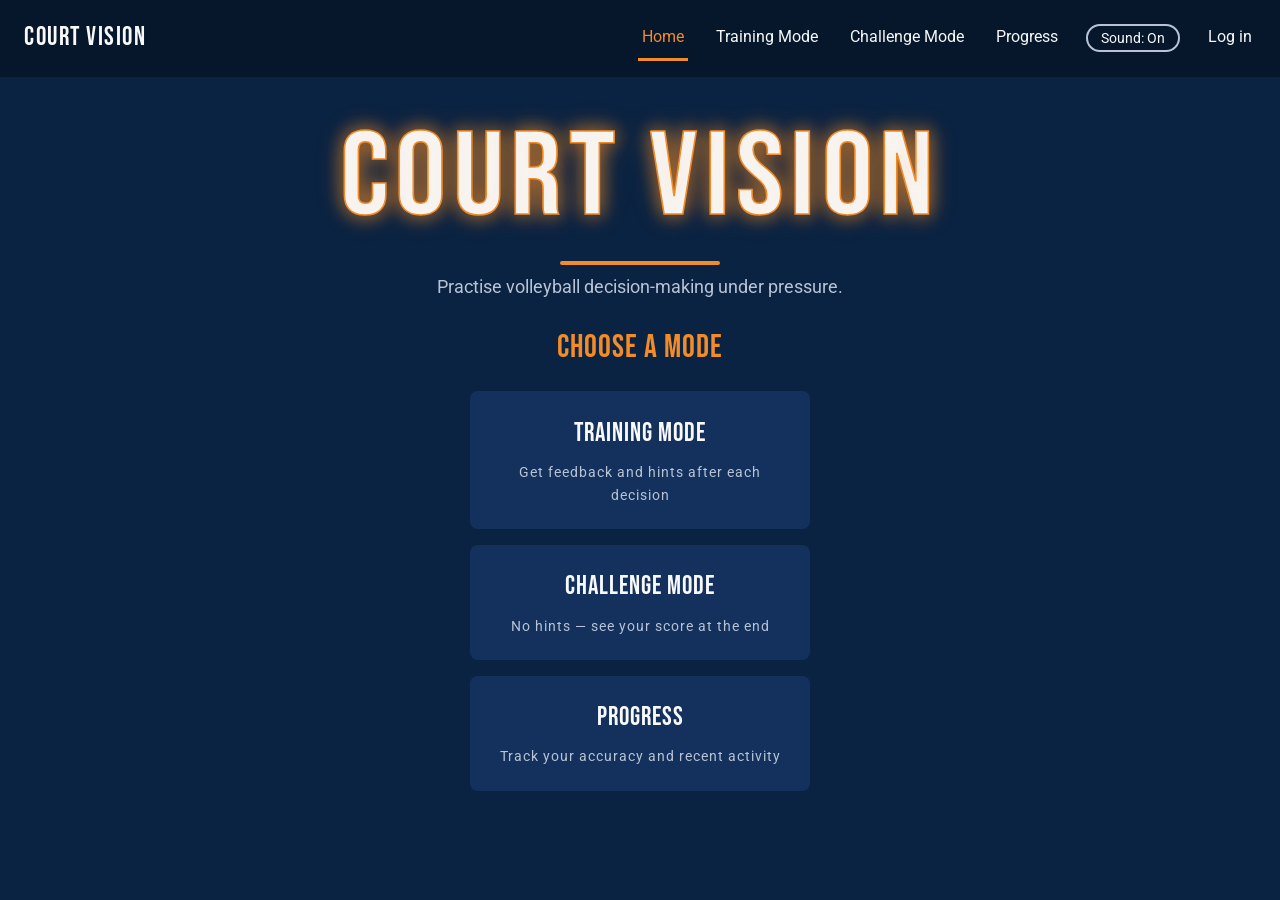
<file: index.html>
<!DOCTYPE html>
<html lang="en">
<head>
  <meta charset="UTF-8">
  <meta name="viewport" content="width=device-width, initial-scale=1">
  <title>Court Vision — Home</title>
  <link rel="preconnect" href="https://fonts.googleapis.com">
  <link rel="preconnect" href="https://fonts.gstatic.com" crossorigin>
  <link href="https://fonts.googleapis.com/css2?family=Bebas+Neue&family=Roboto:wght@400;700&display=swap" rel="stylesheet">
  <link rel="stylesheet" href="css/style.css">
</head>
<body>

  <header class="site-header">
    <span class="site-title">Court Vision</span>
    <nav>
      <a href="index.html" class="active">Home</a>
      <a href="training.html">Training Mode</a>
      <a href="challenge.html">Challenge Mode</a>
      <a href="progress.html">Progress</a>
    </nav>
  </header>

  <main class="container page-content">
    <h1 class="page-title hero-title">
      <svg class="hero-svg" viewBox="0 0 640 130" role="img" aria-label="Court Vision">
        <text x="320" y="105" text-anchor="middle" textLength="600" lengthAdjust="spacingAndGlyphs">COURT VISION</text>
      </svg>
    </h1>
    <p class="subtitle">Practise volleyball decision-making under pressure.</p>

    <h2 class="section-title">Choose a mode</h2>

    <div class="mode-cards">
      <a href="levels.html?mode=training" class="mode-card">
        Training Mode
        <span class="mode-card-desc">Get feedback and hints after each decision</span>
      </a>

      <a href="levels.html?mode=challenge" class="mode-card">
        Challenge Mode
        <span class="mode-card-desc">No hints — see your score at the end</span>
      </a>

      <a href="progress.html" class="mode-card">
        Progress
        <span class="mode-card-desc">Track your accuracy and recent activity</span>
      </a>
    </div>
  </main>

  <script src="js/audio.js"></script>
  <script src="js/auth.js"></script>
  <script src="js/nav.js"></script>
</body>
</html>
</file>
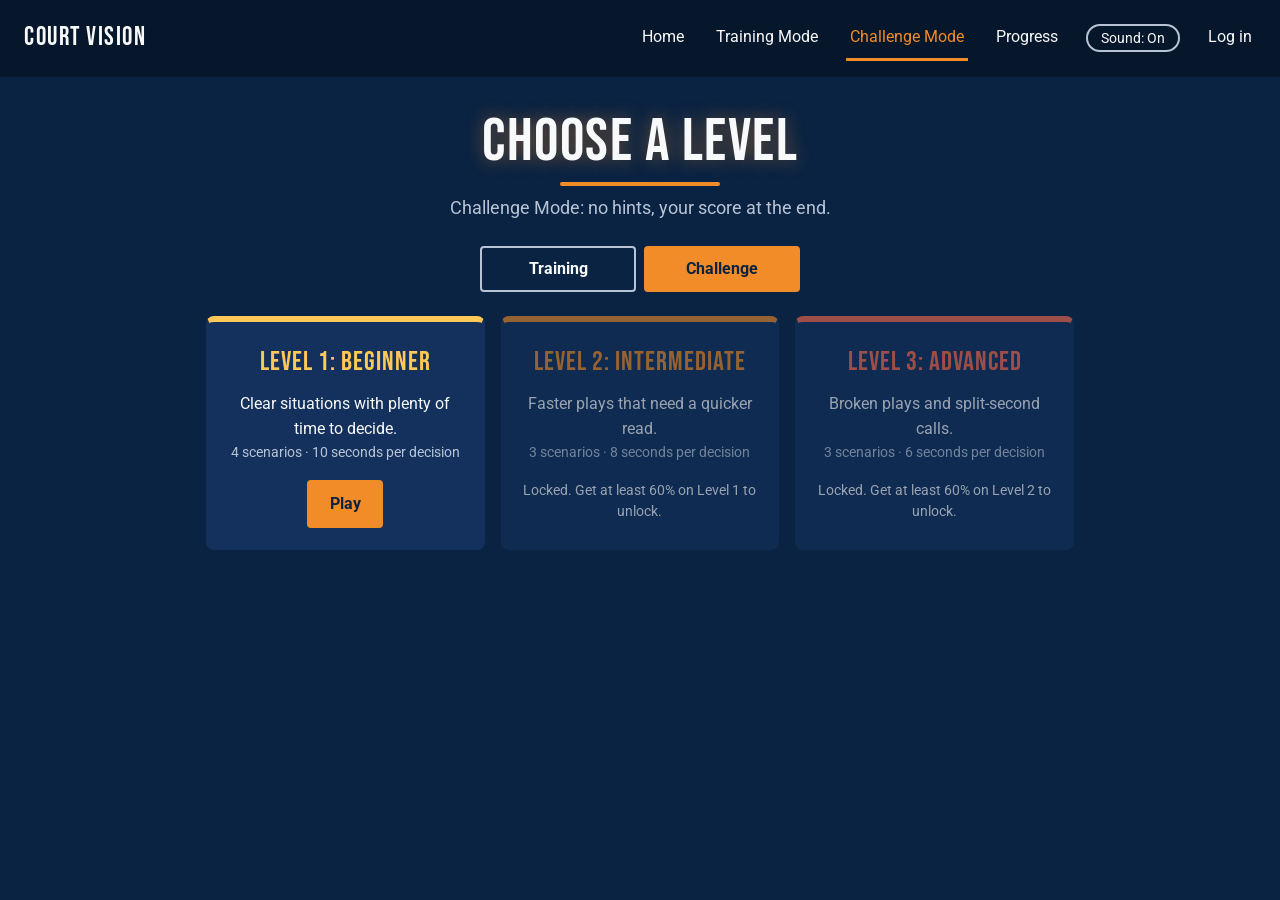
<file: challenge.html>
<!DOCTYPE html>
<html lang="en">
<head>
  <meta charset="UTF-8">
  <meta name="viewport" content="width=device-width, initial-scale=1">
  <title>Court Vision — Challenge Mode</title>
  <link rel="preconnect" href="https://fonts.googleapis.com">
  <link rel="preconnect" href="https://fonts.gstatic.com" crossorigin>
  <link href="https://fonts.googleapis.com/css2?family=Bebas+Neue&family=Roboto:wght@400;700&display=swap" rel="stylesheet">
  <link rel="stylesheet" href="css/style.css">
  <script>if (!/[?&]level=\d/.test(location.search)) location.replace('levels.html?mode=challenge');</script>
</head>
<body>

  <header class="site-header">
    <span class="site-title">Court Vision</span>
    <nav>
      <a href="index.html">Home</a>
      <a href="training.html">Training Mode</a>
      <a href="challenge.html" class="active">Challenge Mode</a>
      <a href="progress.html">Progress</a>
    </nav>
  </header>

  <main class="container page-content">
    <h1 class="page-title">Challenge Mode</h1>
    <p class="subtitle">No hints. Complete every scenario, then see your score.</p>

    <p id="levelBadge" class="level-badge"></p>

    <div id="startPanel" class="start-panel">
      <h2 class="section-title">How it works</h2>
      <ol class="how-list">
        <li>Watch the clip. It pauses at a decision point.</li>
        <li>Pick the best option before the <span id="howSeconds">10</span> second timer runs out.</li>
        <li>You won't see any feedback until the end, when you get your score.</li>
      </ol>
      <button id="startBtn" class="btn">Start Challenge</button>
    </div>

    <h2 id="scenarioCounter" class="section-title hidden"></h2>

    <div id="videoWrap" class="video-wrap">
      <div id="player"></div>
    </div>
    <p id="videoCredit" class="video-credit"></p>
    <p id="playerMessage" class="feedback incorrect hidden"></p>
    <button id="skipBtn" class="btn hidden">Skip this scenario</button>

    <div id="decisionPanel" class="decision-panel hidden">
      <p>Time remaining: <span id="timerDisplay" class="timer">10</span>s</p>
      <div class="timer-bar" aria-hidden="true"><div id="timerFill" class="timer-fill"></div></div>
      <p id="promptDisplay"></p>
      <div id="optionsContainer"></div>
      <button id="replayBtn" class="btn btn-secondary" type="button">Replay last 4 seconds</button>
    </div>

    <div id="resultsPanel" class="hidden">
      <h2 class="section-title">Results</h2>
      <p id="resultsText"></p>
      <a href="levels.html?mode=challenge" class="btn">Choose a level</a>
      <h2 class="section-title">Video credits</h2>
      <ul id="creditsList" class="credits-list"></ul>
    </div>
  </main>

  <script src="js/audio.js"></script>
  <script src="js/auth.js"></script>
  <script src="js/nav.js"></script>
  <script src="js/grade.js"></script>
  <script src="js/scenarios.js"></script>
  <script src="js/progress-tracker.js"></script>
  <script src="js/timer-bar.js"></script>
  <script src="js/yt-player.js"></script>
  <script src="js/challenge.js"></script>
</body>
</html>
</file>
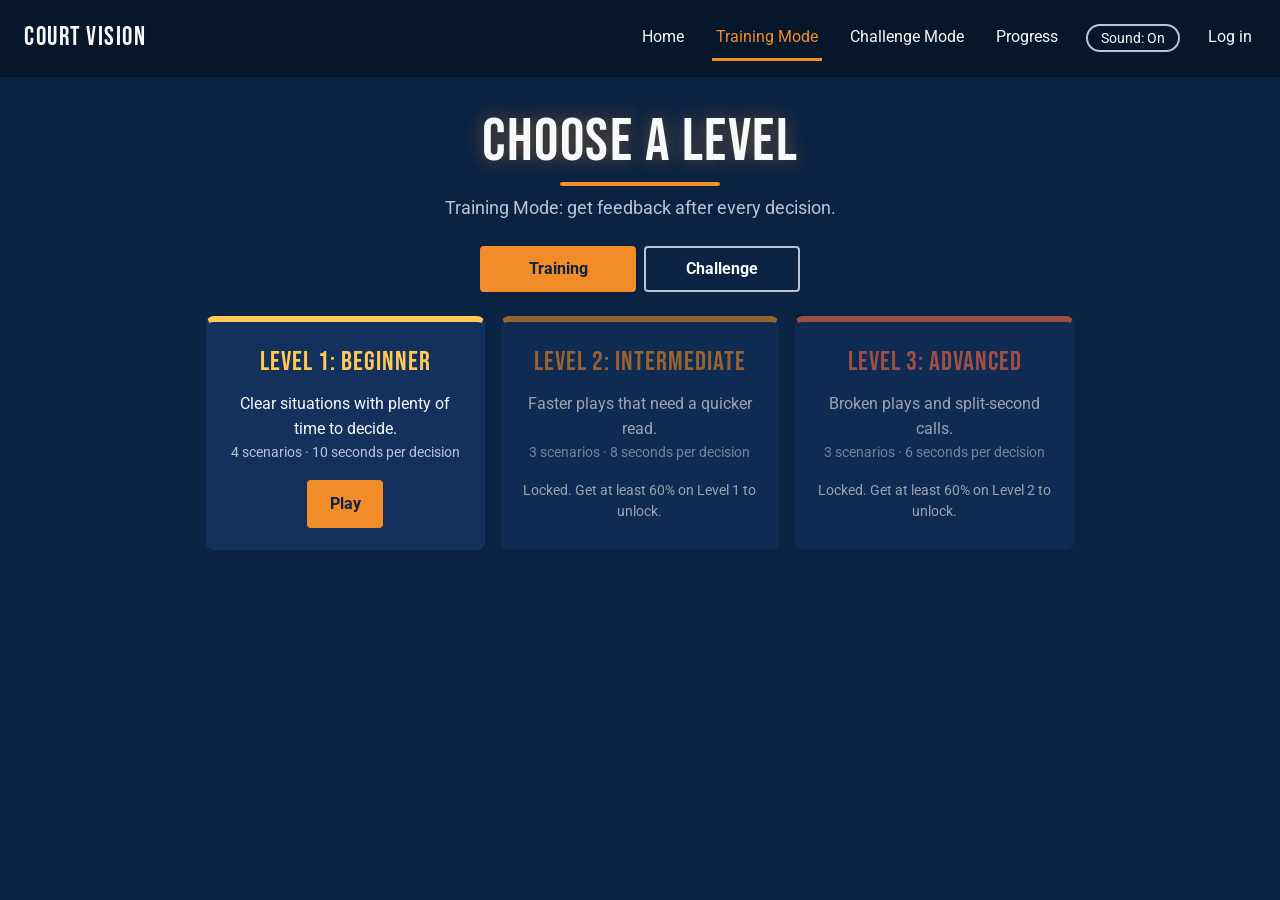
<file: levels.html>
<!DOCTYPE html>
<html lang="en">
<head>
  <meta charset="UTF-8">
  <meta name="viewport" content="width=device-width, initial-scale=1">
  <title>Court Vision — Choose a Level</title>
  <link rel="preconnect" href="https://fonts.googleapis.com">
  <link rel="preconnect" href="https://fonts.gstatic.com" crossorigin>
  <link href="https://fonts.googleapis.com/css2?family=Bebas+Neue&family=Roboto:wght@400;700&display=swap" rel="stylesheet">
  <link rel="stylesheet" href="css/style.css">
</head>
<body>

  <header class="site-header">
    <span class="site-title">Court Vision</span>
    <nav>
      <a href="index.html">Home</a>
      <a href="training.html">Training Mode</a>
      <a href="challenge.html">Challenge Mode</a>
      <a href="progress.html">Progress</a>
    </nav>
  </header>

  <main class="container page-content">
    <h1 class="page-title">Choose a Level</h1>
    <p id="modeText" class="subtitle"></p>

    <div class="mode-switch">
      <a id="modeTraining" href="levels.html?mode=training" class="auth-tab">Training</a>
      <a id="modeChallenge" href="levels.html?mode=challenge" class="auth-tab">Challenge</a>
    </div>

    <div id="levelGrid" class="level-grid"></div>
  </main>

  <script src="js/audio.js"></script>
  <script src="js/auth.js"></script>
  <script src="js/nav.js"></script>
  <script src="js/scenarios.js"></script>
  <script src="js/progress-tracker.js"></script>
  <script src="js/levels.js"></script>
</body>
</html>
</file>
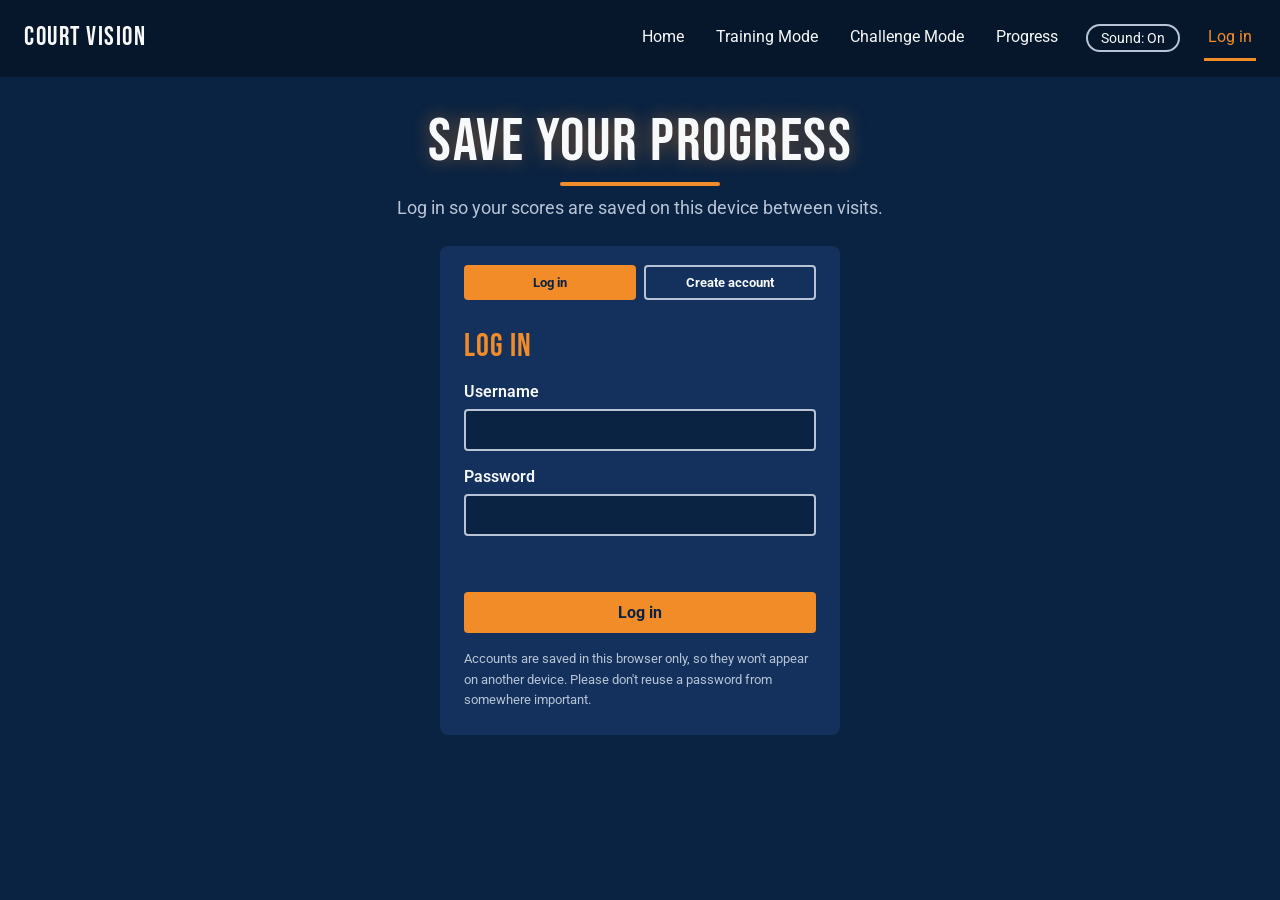
<file: login.html>
<!DOCTYPE html>
<html lang="en">
<head>
  <meta charset="UTF-8">
  <meta name="viewport" content="width=device-width, initial-scale=1">
  <title>Court Vision — Log in</title>
  <link rel="preconnect" href="https://fonts.googleapis.com">
  <link rel="preconnect" href="https://fonts.gstatic.com" crossorigin>
  <link href="https://fonts.googleapis.com/css2?family=Bebas+Neue&family=Roboto:wght@400;700&display=swap" rel="stylesheet">
  <link rel="stylesheet" href="css/style.css">
</head>
<body>

  <header class="site-header">
    <span class="site-title">Court Vision</span>
    <nav>
      <a href="index.html">Home</a>
      <a href="training.html">Training Mode</a>
      <a href="challenge.html">Challenge Mode</a>
      <a href="progress.html">Progress</a>
    </nav>
  </header>

  <main class="container page-content">
    <h1 class="page-title">Save Your Progress</h1>
    <p class="subtitle">Log in so your scores are saved on this device between visits.</p>

    <div class="auth-box">
      <div id="authTabs" class="auth-tabs" role="tablist">
        <button id="tabLogin" class="auth-tab active" type="button" role="tab" aria-selected="true">Log in</button>
        <button id="tabRegister" class="auth-tab" type="button" role="tab" aria-selected="false">Create account</button>
      </div>

      <h2 id="authTitle" class="section-title">Log in</h2>

      <form id="authForm">
        <label for="username">Username</label>
        <input id="username" type="text" autocomplete="username" required maxlength="20">

        <label for="password">Password</label>
        <input id="password" type="password" autocomplete="current-password" required>

        <p id="authMessage" class="feedback incorrect" role="alert"></p>
        <button id="authSubmit" class="btn" type="submit">Log in</button>
      </form>

      <div id="loggedInPanel" class="hidden">
        <p>You're logged in as <strong id="loggedInName"></strong>. Your progress is being saved.</p>
        <a href="training.html" class="btn">Start training</a>
      </div>

      <p class="auth-note">Accounts are saved in this browser only, so they won't appear on another device. Please don't reuse a password from somewhere important.</p>
    </div>
  </main>

  <script src="js/audio.js"></script>
  <script src="js/auth.js"></script>
  <script src="js/nav.js"></script>
  <script src="js/login.js"></script>
</body>
</html>
</file>
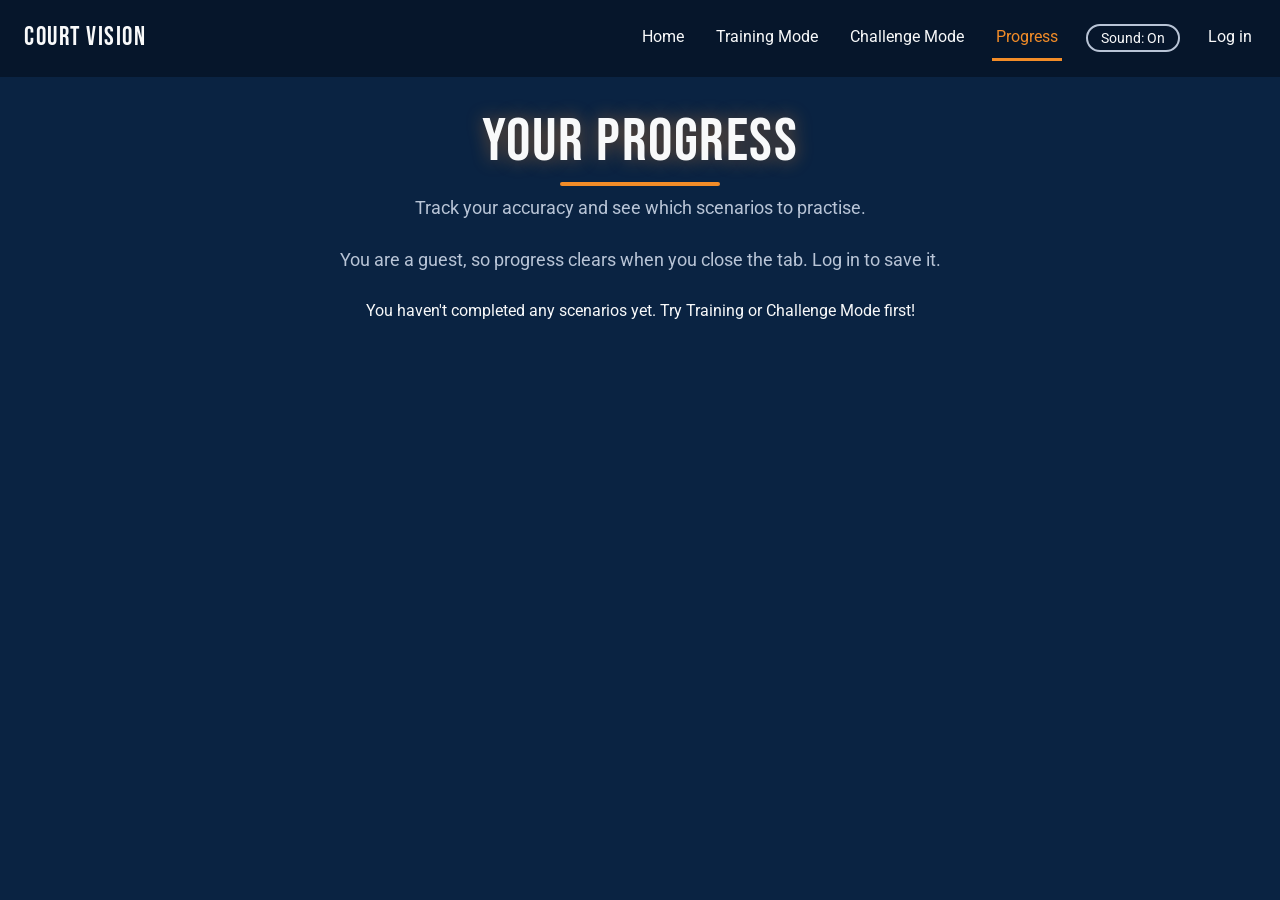
<file: progress.html>
<!DOCTYPE html>
<html lang="en">
<head>
  <meta charset="UTF-8">
  <meta name="viewport" content="width=device-width, initial-scale=1">
  <title>Court Vision — Progress</title>
  <link rel="preconnect" href="https://fonts.googleapis.com">
  <link rel="preconnect" href="https://fonts.gstatic.com" crossorigin>
  <link href="https://fonts.googleapis.com/css2?family=Bebas+Neue&family=Roboto:wght@400;700&display=swap" rel="stylesheet">
  <link rel="stylesheet" href="css/style.css">
</head>
<body>

  <header class="site-header">
    <span class="site-title">Court Vision</span>
    <nav>
      <a href="index.html">Home</a>
      <a href="training.html">Training Mode</a>
      <a href="challenge.html">Challenge Mode</a>
      <a href="progress.html" class="active">Progress</a>
    </nav>
  </header>

  <main class="container page-content">
    <h1 class="page-title">Your Progress</h1>
    <p class="subtitle">Track your accuracy and see which scenarios to practise.</p>

    <p id="accountNote" class="subtitle"></p>

    <p id="emptyState" class="hidden">You haven't completed any scenarios yet. Try Training or Challenge Mode first!</p>

    <div id="statsWrapper">
      <h2 class="section-title">Overview</h2>
      <div class="stat-grid">
        <div class="stat-card"><div class="stat-value" id="accuracyDisplay">0%</div><div class="stat-label">Accuracy</div></div>
        <div class="stat-card"><div class="stat-value" id="completedDisplay">0</div><div class="stat-label">Scenarios completed</div></div>
        <div class="stat-card"><div class="stat-value" id="levelDisplay">Beginner</div><div class="stat-label">Current level</div></div>
        <div class="stat-card"><div class="stat-value" id="bestDisplay">—</div><div class="stat-label">Best Challenge score</div></div>
      </div>
      <div class="bar" aria-hidden="true"><div class="bar-fill" id="accuracyBar"></div></div>

      <h2 class="section-title">By mode</h2>
      <table class="data-table">
        <thead><tr><th>Mode</th><th>Attempted</th><th>Accuracy</th></tr></thead>
        <tbody id="modeBody"></tbody>
      </table>

      <h2 class="section-title">Levels</h2>
      <table class="data-table">
        <thead><tr><th>Level</th><th>Best run</th><th>Status</th></tr></thead>
        <tbody id="levelBody"></tbody>
      </table>

      <h2 class="section-title">By scenario (weakest first)</h2>
      <table class="data-table">
        <thead><tr><th>Scenario</th><th>Attempted</th><th>Accuracy</th></tr></thead>
        <tbody id="scenarioBody"></tbody>
      </table>

      <h2 class="section-title">Recent activity</h2>
      <ul id="activityList" class="activity-list"></ul>

      <button id="resetBtn" class="btn btn-secondary">Reset progress</button>
    </div>
  </main>

  <script src="js/audio.js"></script>
  <script src="js/auth.js"></script>
  <script src="js/nav.js"></script>
  <script src="js/scenarios.js"></script>
  <script src="js/progress-tracker.js"></script>
  <script src="js/progress.js"></script>
</body>
</html>
</file>
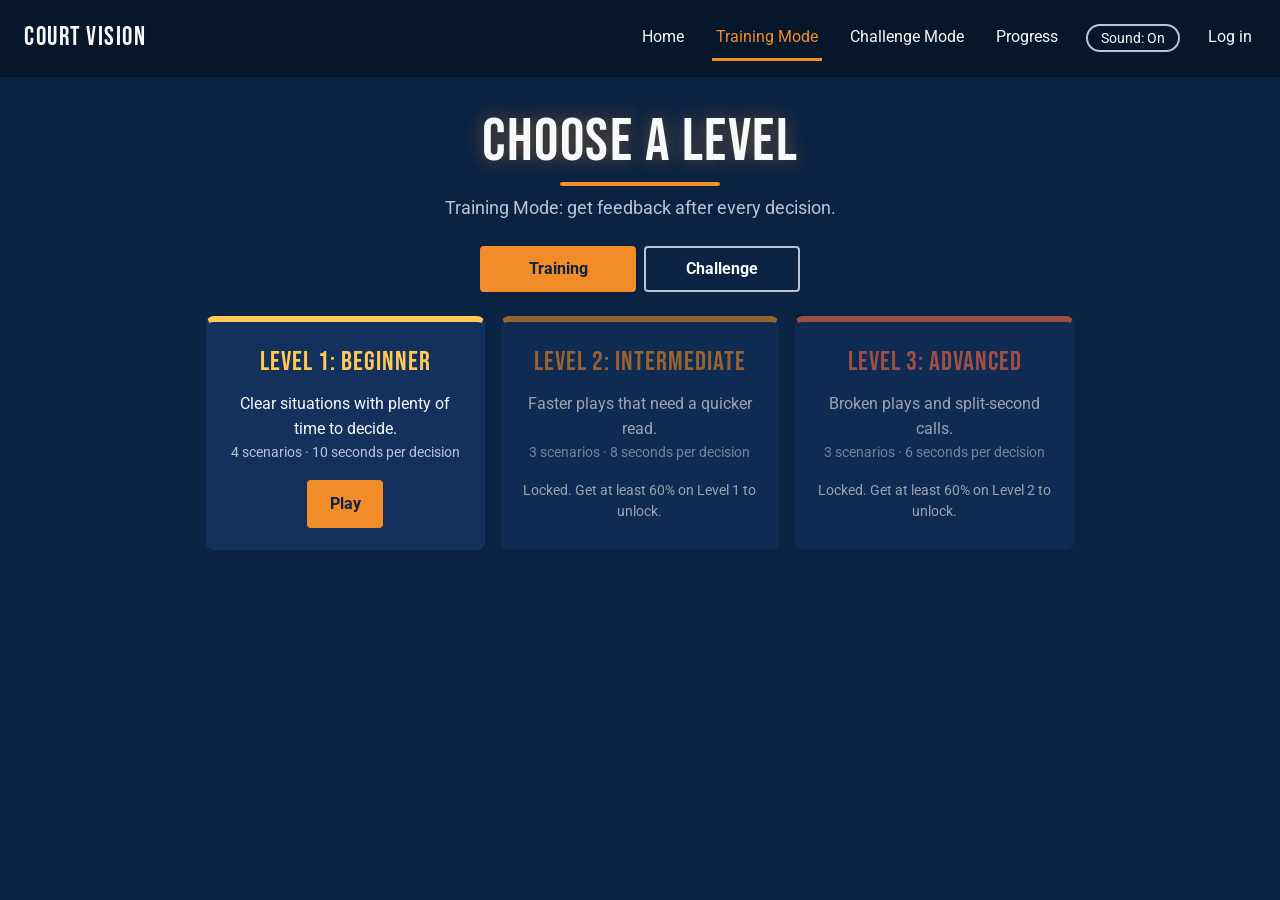
<file: training.html>
<!DOCTYPE html>
<html lang="en">
<head>
  <meta charset="UTF-8">
  <meta name="viewport" content="width=device-width, initial-scale=1">
  <title>Court Vision — Training Mode</title>
  <link rel="preconnect" href="https://fonts.googleapis.com">
  <link rel="preconnect" href="https://fonts.gstatic.com" crossorigin>
  <link href="https://fonts.googleapis.com/css2?family=Bebas+Neue&family=Roboto:wght@400;700&display=swap" rel="stylesheet">
  <link rel="stylesheet" href="css/style.css">
  <script>if (!/[?&]level=\d/.test(location.search)) location.replace('levels.html?mode=training');</script>
</head>
<body>

  <header class="site-header">
    <span class="site-title">Court Vision</span>
    <nav>
      <a href="index.html">Home</a>
      <a href="training.html" class="active">Training Mode</a>
      <a href="challenge.html">Challenge Mode</a>
      <a href="progress.html">Progress</a>
    </nav>
  </header>

  <main class="container page-content">
    <h1 class="page-title">Training Mode</h1>
    <p class="subtitle">Watch a scenario, then choose what happens next.</p>

    <p id="levelBadge" class="level-badge"></p>

    <div id="startPanel" class="start-panel">
      <h2 class="section-title">How it works</h2>
      <ol class="how-list">
        <li>Watch the clip. It pauses at a decision point.</li>
        <li>Pick the best option before the <span id="howSeconds">10</span> second timer runs out.</li>
        <li>You'll see feedback, then the play carries on to show what happened.</li>
      </ol>
      <button id="startBtn" class="btn">Start Training</button>
    </div>

    <h2 id="scenarioCounter" class="section-title hidden"></h2>

    <div id="videoWrap" class="video-wrap">
      <div id="player"></div>
    </div>
    <p id="videoCredit" class="video-credit"></p>
    <p id="playerMessage" class="feedback incorrect hidden"></p>
    <button id="skipBtn" class="btn hidden">Skip this scenario</button>

    <div id="decisionPanel" class="decision-panel hidden">
      <p>Time remaining: <span id="timerDisplay" class="timer">10</span>s</p>
      <div class="timer-bar" aria-hidden="true"><div id="timerFill" class="timer-fill"></div></div>
      <p id="promptDisplay"></p>
      <div id="optionsContainer"></div>
      <button id="replayBtn" class="btn btn-secondary" type="button">Replay last 4 seconds</button>
    </div>

    <p id="feedbackDisplay" class="feedback"></p>

    <button id="nextBtn" class="btn hidden">Next Scenario</button>

    <div id="completePanel" class="hidden">
      <h2 class="section-title">Training Complete!</h2>
      <p id="completeText"></p>
      <a href="levels.html?mode=training" class="btn">Choose a level</a>
      <h2 class="section-title">Video credits</h2>
      <ul id="creditsList" class="credits-list"></ul>
    </div>
  </main>

  <script src="js/audio.js"></script>
  <script src="js/auth.js"></script>
  <script src="js/nav.js"></script>
  <script src="js/grade.js"></script>
  <script src="js/scenarios.js"></script>
  <script src="js/progress-tracker.js"></script>
  <script src="js/timer-bar.js"></script>
  <script src="js/yt-player.js"></script>
  <script src="js/main.js"></script>
</body>
</html>
</file>
<file: css/style.css>
/* Court Vision — styles (Sprint 2 / MMP)
   Colour: dark theme chosen from Colour trial B, using the Design doc palette
   Navy #0A2342 | Volleyball Orange #F28C28 | Off White #F8F9FA
   Fonts: Bebas Neue (titles/headers) + Roboto (body text), as chosen in the MMP trialling table
   To change the theme or fonts, edit the variables in :root only.
*/

:root {
  --bg: #0A2342;          /* page background (navy) */
  --bg-dark: #06162B;     /* header */
  --card: #13315C;        /* cards and panels */
  --text: #F8F9FA;        /* off white */
  --muted: #B8C4D6;       /* credits, small print */
  --accent: #F28C28;      /* volleyball orange */
  --on-accent: #0A2342;   /* text on orange buttons */
  --ok: #5FD38D;          /* correct */
  --bad: #FF8A80;         /* incorrect */

  --font-heading: 'Bebas Neue', Impact, Arial, sans-serif;
  --font-body: 'Roboto', Arial, Helvetica, sans-serif;
}

* {
  box-sizing: border-box;
  margin: 0;
  padding: 0;
}

body {
  font-family: var(--font-body);
  font-size: 1rem;
  background: var(--bg);
  color: var(--text);
  line-height: 1.6;
}

a {
  color: inherit;
  text-decoration: none;
}

:focus-visible {
  outline: 3px solid var(--accent);
  outline-offset: 2px;
}

.container {
  max-width: 900px;
  margin: 0 auto;
  padding: 1rem;
}

.page-content {
  padding: 2rem 1rem;
  text-align: center;
}

.hidden {
  display: none;
}

/* ---------- Buttons ---------- */

.btn {
  display: inline-block;
  background: var(--accent);
  color: var(--on-accent);
  font-family: var(--font-body);
  font-size: 1rem;
  font-weight: 700;
  padding: 0.7rem 1.4rem;
  border: none;
  border-radius: 4px;
  cursor: pointer;
  margin-top: 1rem;
}

.btn:hover {
  opacity: 0.88;
}

.btn:disabled {
  opacity: 0.6;
  cursor: not-allowed;
}

.btn-secondary {
  background: transparent;
  color: var(--text);
  border: 2px solid var(--muted);
}

/* ---------- Header / navigation (horizontal top bar) ---------- */

header.site-header {
  background: var(--bg-dark);
  color: var(--text);
  display: flex;
  align-items: center;
  justify-content: space-between;
  padding: 1rem 1.5rem;
  flex-wrap: wrap;
  gap: 0.5rem;
}

header.site-header .site-title {
  font-family: var(--font-heading);
  font-size: 1.6rem;
  font-weight: 400;
  letter-spacing: 1.5px;
}

header.site-header nav {
  display: flex;
  align-items: center;
  gap: 1.5rem;
  flex-wrap: wrap;
}

header.site-header nav a {
  color: var(--text);
  padding: 0.5rem 0.25rem;
  border-bottom: 3px solid transparent;
}

header.site-header nav a.active,
header.site-header nav a:hover {
  border-bottom: 3px solid var(--accent);
  color: var(--accent);
}

.sound-toggle {
  background: transparent;
  color: var(--text);
  border: 2px solid var(--muted);
  border-radius: 999px;
  font-family: var(--font-body);
  font-size: 0.85rem;
  padding: 0.25rem 0.8rem;
  cursor: pointer;
}

.sound-toggle:hover {
  border-color: var(--accent);
  color: var(--accent);
}

/* ---------- Titles / Headers / Text ---------- */

h1.page-title {
  font-family: var(--font-heading);
  font-size: clamp(2.4rem, 6vw, 3.8rem);
  font-weight: 400;
  letter-spacing: 1.5px;
  line-height: 1.1;
  text-shadow: 0 0 18px rgba(242, 140, 40, 0.45);
  animation: title-in 0.7s ease-out both;
  margin-bottom: 0.5rem;
}

h2.section-title {
  font-family: var(--font-heading);
  font-size: clamp(1.5rem, 4vw, 2rem);
  font-weight: 400;
  letter-spacing: 1px;
  line-height: 1.2;
  margin: 1.75rem 0 0.6rem;
  color: var(--accent);
}

p.subtitle {
  font-size: 1.1rem;
  color: var(--muted);
  margin-bottom: 1.5rem;
}

/* ---------- Home page mode cards ---------- */

.mode-cards {
  display: flex;
  flex-direction: column;
  gap: 1rem;
  align-items: center;
  margin-top: 1.5rem;
}

.mode-card {
  display: block;
  width: 100%;
  max-width: 340px;
  background: var(--card);
  color: var(--text);
  padding: 1.2rem;
  border-radius: 8px;
  text-align: center;
  font-family: var(--font-heading);
  font-weight: 400;
  font-size: 1.6rem;
  letter-spacing: 1px;
  border: 3px solid transparent;
}

.mode-card:hover {
  border-color: var(--accent);
  color: var(--accent);
}

.mode-card .mode-card-desc {
  display: block;
  font-family: var(--font-body);
  font-weight: 400;
  font-size: 0.9rem;
  margin-top: 0.4rem;
  color: var(--muted);
}

/* ---------- Video player, start panel, credits ---------- */

.video-wrap {
  width: 100%;
  max-width: 860px;
  aspect-ratio: 16 / 9;
  position: relative;
  margin: 0 auto;
  background: #000;
  border-radius: 6px;
  overflow: hidden;
}

.video-wrap iframe {
  width: 100%;
  height: 100%;
  border: 0;
}

.video-credit {
  font-size: 0.95rem;
  color: var(--muted);
  margin-top: 0.4rem;
}

.start-panel {
  max-width: 520px;
  margin: 0 auto 1.5rem;
  text-align: left;
  background: var(--card);
  padding: 1.2rem 1.5rem 1.5rem;
  border-radius: 8px;
}

.start-panel .section-title {
  text-align: center;
  margin-top: 0.3rem;
}

.how-list {
  margin: 0.5rem 0 1rem 1.4rem;
}

.start-panel .btn {
  display: block;
  margin: 0.5rem auto 0;
}

.credits-list {
  list-style: none;
  font-size: 0.9rem;
  color: var(--muted);
}

/* ---------- Core Mechanics: decision panel, timer, feedback ---------- */

.decision-panel {
  margin-top: 1rem;
}

.timer {
  font-family: var(--font-heading);
  font-weight: 400;
  font-size: 1.4rem;
}

.timer.urgent {
  color: var(--bad);
}

.decision-btn {
  background: var(--accent);
  color: var(--on-accent);
  font-family: var(--font-body);
  font-size: 1rem;
  font-weight: 700;
  border: none;
  padding: 0.75rem 1.2rem;
  margin: 0.3rem;
  border-radius: 4px;
  cursor: pointer;
}

.decision-btn:hover {
  opacity: 0.88;
}

.feedback {
  margin-top: 1rem;
  font-weight: 700;
  min-height: 1.5rem;
}

.feedback.correct {
  color: var(--ok);
}

.feedback.incorrect {
  color: var(--bad);
}

/* ---------- Score / Data: progress page ---------- */

.stat-grid {
  display: grid;
  grid-template-columns: repeat(auto-fit, minmax(150px, 1fr));
  gap: 1rem;
  margin: 1rem 0;
}

.stat-card {
  background: var(--card);
  border-radius: 8px;
  padding: 1rem;
}

.stat-value {
  font-family: var(--font-heading);
  font-size: 2.4rem;
  font-weight: 400;
  color: var(--accent);
}

.stat-label {
  font-size: 0.85rem;
  color: var(--muted);
}

.bar {
  background: var(--card);
  border-radius: 999px;
  height: 14px;
  overflow: hidden;
  max-width: 500px;
  margin: 0.5rem auto 0;
}

.bar-fill {
  background: var(--accent);
  height: 100%;
  width: 0;
}

.data-table {
  width: 100%;
  max-width: 640px;
  margin: 0.5rem auto 0;
  border-collapse: collapse;
  text-align: left;
  font-size: 0.95rem;
}

.data-table th,
.data-table td {
  padding: 0.5rem 0.75rem;
  border-bottom: 1px solid var(--card);
}

.data-table th {
  color: var(--muted);
  font-weight: 600;
}

.activity-list {
  list-style: none;
  max-width: 640px;
  margin: 0.5rem auto 0;
  text-align: left;
}

.activity-list li {
  background: var(--card);
  border-radius: 6px;
  padding: 0.5rem 0.9rem;
  margin-bottom: 0.4rem;
}

@media (max-width: 600px) {
  header.site-header { flex-direction: column; align-items: flex-start; }
}

/* ---------- Timer bar (Core Mechanics) ---------- */

.timer-bar {
  background: var(--card);
  border-radius: 999px;
  height: 14px;
  overflow: hidden;
  max-width: 500px;
  margin: 0.5rem auto 1rem;
}

.timer-fill {
  background: var(--accent);
  height: 100%;
  width: 100%;
}

.timer-fill.urgent {
  background: var(--bad);
}

/* ---------- Login / account ---------- */

.account-name {
  color: var(--muted);
  font-size: 0.9rem;
}

.auth-box {
  max-width: 400px;
  margin: 0 auto;
  background: var(--card);
  border-radius: 8px;
  padding: 1.2rem 1.5rem 1.5rem;
  text-align: left;
}

.auth-tabs {
  display: flex;
  gap: 0.5rem;
}

.auth-tab {
  flex: 1;
  background: transparent;
  color: var(--text);
  border: 2px solid var(--muted);
  border-radius: 4px;
  padding: 0.5rem;
  font-family: var(--font-body);
  font-weight: 700;
  cursor: pointer;
}

.auth-tab.active {
  background: var(--accent);
  border-color: var(--accent);
  color: var(--on-accent);
}

.auth-box label {
  display: block;
  font-weight: 600;
  margin-top: 0.8rem;
}

.auth-box input {
  width: 100%;
  padding: 0.6rem;
  margin-top: 0.25rem;
  border: 2px solid var(--muted);
  border-radius: 4px;
  background: var(--bg);
  color: var(--text);
  font-family: var(--font-body);
  font-size: 1rem;
}

.auth-box .btn {
  width: 100%;
  text-align: center;
}

.auth-note {
  font-size: 0.8rem;
  color: var(--muted);
  margin-top: 1rem;
}

/* ---------- Navigation (MAP): skip link + hamburger on narrow screens ---------- */

.skip-link {
  position: absolute;
  left: -999px;
  top: 0;
  background: var(--accent);
  color: var(--on-accent);
  padding: 0.6rem 1rem;
  font-weight: 700;
  z-index: 100;
}

.skip-link:focus {
  left: 0;
}

.nav-toggle {
  display: none;
  background: transparent;
  border: 2px solid var(--muted);
  border-radius: 4px;
  width: 44px;
  height: 40px;
  padding: 8px;
  cursor: pointer;
  flex-direction: column;
  justify-content: space-between;
}

.nav-toggle span {
  display: block;
  height: 3px;
  background: var(--text);
  border-radius: 2px;
}

@media (max-width: 700px) {
  header.site-header {
    flex-direction: row;
    align-items: center;
    flex-wrap: wrap;
  }

  .nav-toggle {
    display: flex;
  }

  header.site-header nav {
    display: none;
    width: 100%;
    flex-direction: column;
    align-items: flex-start;
    gap: 0.25rem;
    padding-top: 0.75rem;
  }

  header.site-header.nav-open nav {
    display: flex;
  }

  header.site-header nav a {
    width: 100%;
    padding: 0.6rem 0.25rem;
  }
}

/* ---------- Levels ---------- */

.level-badge {
  display: inline-block;
  background: var(--card);
  color: var(--accent);
  font-weight: 700;
  padding: 0.3rem 0.9rem;
  border-radius: 999px;
  margin-bottom: 1rem;
}

.mode-switch {
  display: flex;
  gap: 0.5rem;
  max-width: 320px;
  margin: 0 auto 1.5rem;
}

.mode-switch .auth-tab {
  text-align: center;
}

.level-grid {
  display: grid;
  grid-template-columns: repeat(auto-fit, minmax(240px, 1fr));
  gap: 1rem;
}

.level-card {
  background: var(--card);
  border-radius: 8px;
  padding: 1.2rem;
  border: 3px solid transparent;
}

.level-card:hover:not(.locked) {
  border-color: var(--accent);
}

.level-card.locked {
  opacity: 0.6;
}

.level-title {
  font-family: var(--font-heading);
  font-size: 1.7rem;
  font-weight: 400;
  letter-spacing: 1px;
  color: var(--accent);
  margin-bottom: 0.4rem;
}

.level-meta {
  font-size: 0.85rem;
  color: var(--muted);
}

.lock-note {
  font-size: 0.85rem;
  margin-top: 1rem;
}

/* ---------- Video effects (MAP): slow motion badge + decision glow ---------- */

.video-wrap.slowmo::after {
  content: 'SLOW MOTION';
  position: absolute;
  top: 10px;
  left: 10px;
  background: var(--accent);
  color: var(--on-accent);
  font-family: var(--font-heading);
  letter-spacing: 1px;
  font-size: 1.1rem;
  padding: 0.1rem 0.7rem;
  border-radius: 4px;
  pointer-events: none;
  animation: pulse 0.8s ease-in-out infinite alternate;
}

.video-wrap.at-decision {
  outline: 3px solid var(--accent);
  box-shadow: 0 0 28px rgba(242, 140, 40, 0.55);
}

@keyframes pulse {
  from { opacity: 1; }
  to   { opacity: 0.55; }
}

@media (prefers-reduced-motion: reduce) {
  .video-wrap.slowmo::after { animation: none; }
}

/* ====================================================
   MAP — Colour: level colours and cinematic video grade
   Heat scale gold -> orange -> red-orange for rising difficulty.
   Contrast on navy: 10.2, 6.4, 5.6 (all pass 4.5:1).
   ==================================================== */

:root {
  --level-1: #FFC857;
  --level-2: #F28C28;
  --level-3: #FF6B4A;
}

.level-card[data-level="1"], .level-badge[data-level="1"] { --lvl: var(--level-1); }
.level-card[data-level="2"], .level-badge[data-level="2"] { --lvl: var(--level-2); }
.level-card[data-level="3"], .level-badge[data-level="3"] { --lvl: var(--level-3); }

.level-card {
  border-top: 6px solid var(--lvl, var(--accent));
}

.level-card .level-title,
.level-badge[data-level] {
  color: var(--lvl, var(--accent));
}

.level-badge[data-level] {
  border: 2px solid var(--lvl, var(--accent));
}

/* Cinematic grade: richer contrast and colour, a warm/cool tint and a vignette.
   Applied with CSS because the footage is embedded from YouTube and cannot be
   edited. Harder levels are graded a little cooler and darker. */

.video-wrap iframe {
  filter: contrast(1.08) saturate(1.15) brightness(0.97);
}

.video-wrap[data-level="2"] iframe {
  filter: contrast(1.1) saturate(1.12) brightness(0.96);
}

.video-wrap[data-level="3"] iframe {
  filter: contrast(1.14) saturate(1.05) brightness(0.93) hue-rotate(-4deg);
}

.video-wrap::before {
  content: '';
  position: absolute;
  inset: 0;
  z-index: 2;
  pointer-events: none;
  background:
    radial-gradient(ellipse at center, transparent 55%, rgba(6, 22, 43, 0.55) 100%),
    linear-gradient(135deg, rgba(242, 140, 40, 0.10), rgba(10, 35, 66, 0.12));
}

.video-wrap.slowmo::after {
  z-index: 3;
}

/* Viewer chose "Original" look */
body.no-grade .video-wrap iframe {
  filter: none;
}

body.no-grade .video-wrap::before {
  display: none;
}

/* ====================================================
   MAP — Titles / Text / Headers: animation and glow
   ==================================================== */

@keyframes title-in {
  from { opacity: 0; transform: translateY(-8px); }
  to   { opacity: 1; transform: none; }
}

@keyframes glow-pulse {
  from { text-shadow: 0 0 10px rgba(242, 140, 40, 0.30); }
  to   { text-shadow: 0 0 22px rgba(242, 140, 40, 0.65); }
}

/* Orange line that draws itself under each page title */
h1.page-title::after {
  content: '';
  display: block;
  height: 4px;
  width: 0;
  margin: 0.4rem auto 0;
  background: var(--accent);
  border-radius: 2px;
  animation: trace-line 0.9s 0.3s ease-out forwards;
}

@keyframes trace-line {
  to { width: min(160px, 40%); }
}

/* Scenario heading fades in each time it changes (class re-added by JS) */
.fade-in {
  animation: title-in 0.5s ease-out both;
}

/* Home page hero: title traced like a pen, then filled */
.hero-title {
  margin: 0 auto 0.5rem;
  max-width: 640px;
  animation: none;
  text-shadow: none;
}

.hero-title::after {
  display: none;
}

.hero-svg {
  width: 100%;
  height: auto;
  overflow: visible;
}

.hero-svg text {
  font-family: var(--font-heading);
  font-size: 118px;
  letter-spacing: 6px;
  fill: transparent;
  fill-opacity: 0;
  stroke: var(--accent);
  stroke-width: 1.5;
  stroke-dasharray: 1400;
  stroke-dashoffset: 1400;
  animation:
    trace-text 2.2s ease-in-out forwards,
    fill-text 0.8s 2s ease-out forwards,
    glow-pulse 2.4s 2.8s ease-in-out infinite alternate;
}

@keyframes trace-text {
  to { stroke-dashoffset: 0; }
}

@keyframes fill-text {
  to { fill: var(--text); fill-opacity: 1; stroke: var(--accent); }
}

.hero-svg text {
  filter: drop-shadow(0 0 10px rgba(242, 140, 40, 0.45));
}

@media (prefers-reduced-motion: reduce) {
  h1.page-title,
  .fade-in { animation: none; }
  h1.page-title::after { animation: none; width: 120px; }
  .hero-svg text {
    animation: none;
    fill: var(--text);
    fill-opacity: 1;
    stroke-dashoffset: 0;
  }
}
</file>
